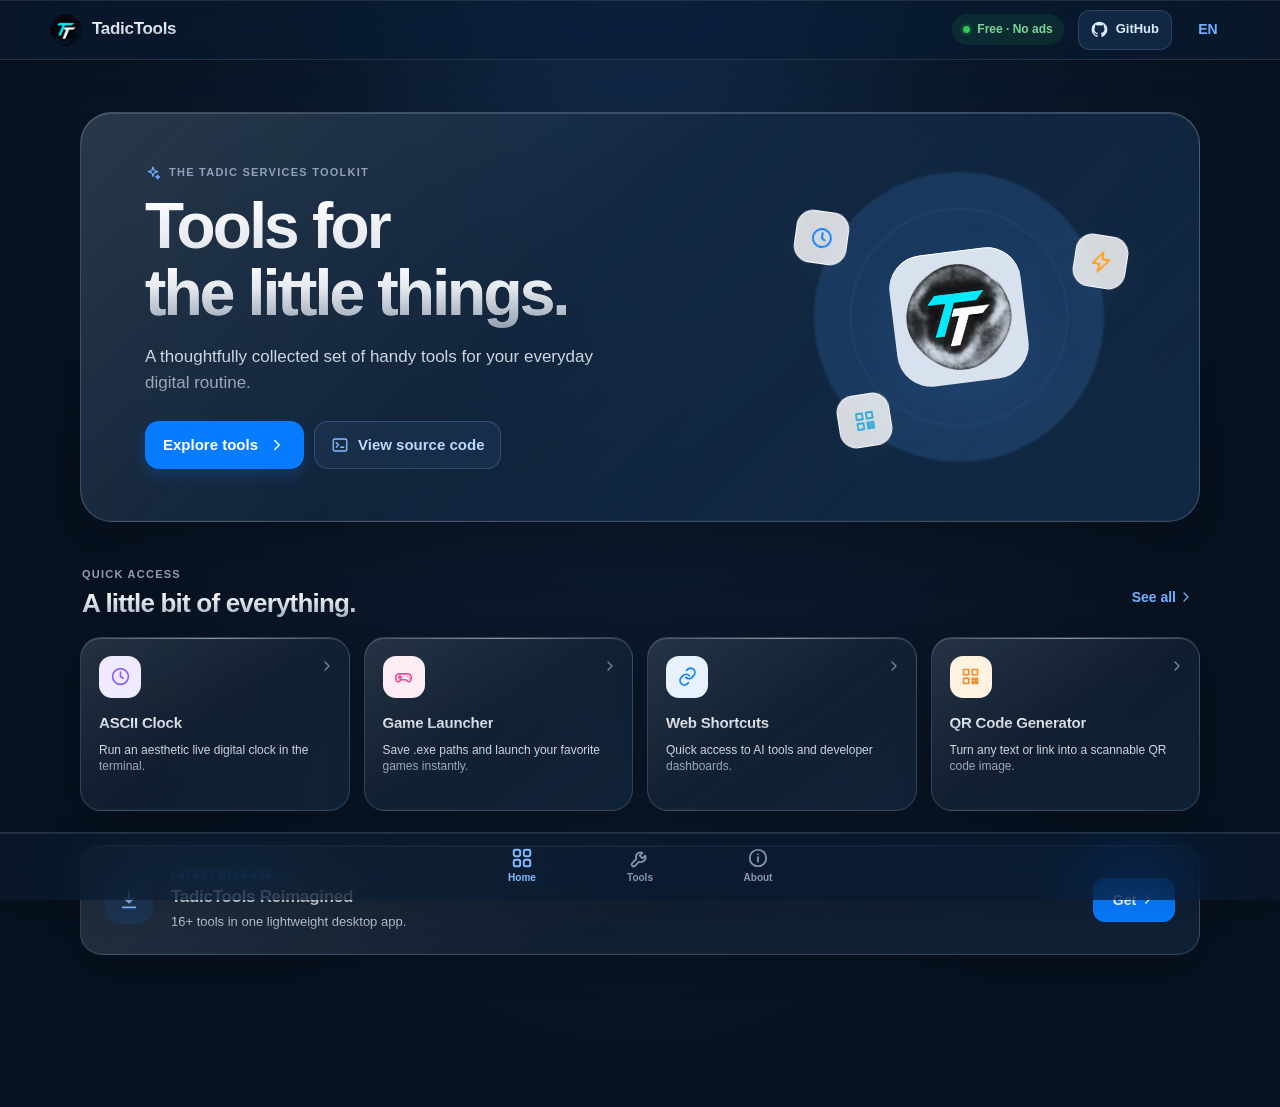
<file: website_files/index.html>
<!DOCTYPE html>
<html lang="en">
<head>
  <meta charset="UTF-8">
  <meta name="viewport" content="width=device-width, initial-scale=1, viewport-fit=cover">
  <meta name="theme-color" content="#08111f">
  <meta name="description" content="TadicTools — simple tools, no ads, no nonsense.">
  <title>TadicTools — Tadic Services</title>
  <link rel="stylesheet" href="theme.css">
</head>
<body>
  <svg aria-hidden="true" class="icon-library" xmlns="http://www.w3.org/2000/svg">
    <symbol id="i-grid" viewBox="0 0 24 24"><rect x="3" y="3" width="7" height="7" rx="2"/><rect x="14" y="3" width="7" height="7" rx="2"/><rect x="3" y="14" width="7" height="7" rx="2"/><rect x="14" y="14" width="7" height="7" rx="2"/></symbol>
    <symbol id="i-wrench" viewBox="0 0 24 24"><path d="M14.7 6.3a5 5 0 0 0-6.6 6.6L3.5 17.5a2.1 2.1 0 0 0 3 3l4.6-4.6a5 5 0 0 0 6.6-6.6l-3 3-3-3 3-3Z"/></symbol>
    <symbol id="i-info" viewBox="0 0 24 24"><circle cx="12" cy="12" r="9"/><path d="M12 11v5m0-8h.01"/></symbol>
    <symbol id="i-clock" viewBox="0 0 24 24"><circle cx="12" cy="12" r="9"/><path d="M12 7v5l3 2"/></symbol>
    <symbol id="i-game" viewBox="0 0 24 24"><path d="M7 9h10a4 4 0 0 1 3.8 5.2l-.7 2.3a2 2 0 0 1-3.2 1l-2.1-1.7h-5.6l-2.1 1.7a2 2 0 0 1-3.2-1l-.7-2.3A4 4 0 0 1 7 9Z"/><path d="M8 11v4m-2-2h4m7-1h.01m2 2h.01"/></symbol>
    <symbol id="i-link" viewBox="0 0 24 24"><path d="M10 13a5 5 0 0 0 7.1 0l2-2A5 5 0 0 0 12 3.9l-1.1 1.1"/><path d="M14 11a5 5 0 0 0-7.1 0l-2 2A5 5 0 0 0 12 20.1l1.1-1.1"/></symbol>
    <symbol id="i-qr" viewBox="0 0 24 24"><path d="M4 4h6v6H4zM14 4h6v6h-6zM4 14h6v6H4zM14 14h2v2h-2zm4 0h2v6h-2zm-4 4h2v2h-2z"/></symbol>
    <symbol id="i-lock" viewBox="0 0 24 24"><rect x="4" y="10" width="16" height="11" rx="2"/><path d="M8 10V7a4 4 0 1 1 8 0v3m-4 5v2"/></symbol>
    <symbol id="i-bolt" viewBox="0 0 24 24"><path d="m13 2-9 12h7l-1 8 10-13h-7z"/></symbol>
    <symbol id="i-clean" viewBox="0 0 24 24"><path d="M4 7h16m-14 0 1 13h10l1-13M9 7V4h6v3m-4 4v5m3-5v5"/></symbol>
    <symbol id="i-file" viewBox="0 0 24 24"><path d="M13 3H6a2 2 0 0 0-2 2v14a2 2 0 0 0 2 2h12a2 2 0 0 0 2-2V10z"/><path d="M13 3v7h7m-11 4h6m-6 4h6"/></symbol>
    <symbol id="i-shield" viewBox="0 0 24 24"><path d="M12 22s8-4 8-11V5l-8-3-8 3v6c0 7 8 11 8 11Z"/><path d="m9 12 2 2 4-4"/></symbol>
    <symbol id="i-copy" viewBox="0 0 24 24"><rect x="8" y="8" width="12" height="12" rx="2"/><path d="M16 8V6a2 2 0 0 0-2-2H6a2 2 0 0 0-2 2v8a2 2 0 0 0 2 2h2"/></symbol>
    <symbol id="i-text" viewBox="0 0 24 24"><path d="M4 6h16M4 12h16M4 18h10"/></symbol>
    <symbol id="i-chart" viewBox="0 0 24 24"><path d="M4 19V5m0 14h16M8 15l3-4 3 2 5-7"/></symbol>
    <symbol id="i-terminal" viewBox="0 0 24 24"><rect x="3" y="4" width="18" height="16" rx="2"/><path d="m7 9 3 3-3 3m6 0h4"/></symbol>
    <symbol id="i-list" viewBox="0 0 24 24"><path d="M9 6h11M9 12h11M9 18h11M4 6h.01M4 12h.01M4 18h.01"/></symbol>
    <symbol id="i-chevron" viewBox="0 0 24 24"><path d="m9 18 6-6-6-6"/></symbol>
    <symbol id="i-download" viewBox="0 0 24 24"><path d="M12 3v12m-5-5 5 5 5-5M5 20h14"/></symbol>
    <symbol id="i-spark" viewBox="0 0 24 24"><path d="m12 3 1.8 5.2L19 10l-5.2 1.8L12 17l-1.8-5.2L5 10l5.2-1.8L12 3Zm7 12 .9 2.1L22 18l-2.1.9L19 21l-.9-2.1L16 18l2.1-.9L19 15Z"/></symbol>
  </svg>
  <header class="topbar">
    <a class="brand" href="index.html" aria-label="TadicTools Home"><img src="tadiclogo.png" alt=""><span>TadicTools</span></a>
    <div class="top-actions"><span class="status-pill"><i></i> <span data-tr="Ücretsiz ve reklamsız" data-en="Free · No ads">Ücretsiz ve reklamsız</span></span><a class="github-button" href="https://github.com/ishowdih/Tadic-Tools" target="_blank" rel="noreferrer" aria-label="Open Tadic-Tools on GitHub"><svg viewBox="0 0 24 24" aria-hidden="true"><path d="M12 .9a11.1 11.1 0 0 0-3.51 21.63c.56.1.76-.24.76-.54v-2.1c-3.1.67-3.76-1.32-3.76-1.32-.5-1.29-1.24-1.63-1.24-1.63-1.01-.69.08-.68.08-.68 1.12.08 1.72 1.15 1.72 1.15.99 1.7 2.59 1.21 3.22.93.1-.72.39-1.21.7-1.49-2.48-.28-5.09-1.24-5.09-5.52 0-1.22.44-2.21 1.15-2.99-.11-.28-.5-1.42.11-2.95 0 0 .94-.3 3.05 1.14a10.6 10.6 0 0 1 5.55 0c2.11-1.44 3.05-1.14 3.05-1.14.61 1.53.22 2.67.11 2.95.72.78 1.15 1.77 1.15 2.99 0 4.29-2.62 5.23-5.12 5.51.4.35.75 1.03.75 2.08v3.08c0 .3.2.65.77.54A11.1 11.1 0 0 0 12 .9Z"/></svg><span>GitHub</span></a><button class="language-button" id="languageButton" type="button" aria-label="Change language">EN</button></div>
  </header>
  <main class="app-main" id="mainContent">
    <section class="tab-panel active" id="panel-home" role="tabpanel" aria-labelledby="tab-home" tabindex="0">
      <div class="hero">
        <div class="hero-copy"><p class="eyebrow"><svg class="icon"><use href="#i-spark"/></svg><span data-tr="TADIC SERVICES'IN ARAÇ SETİ" data-en="THE TADIC SERVICES TOOLKIT">TADIC SERVICES'IN ARAÇ SETİ</span></p><h1><span data-tr="İşlerin için" data-en="Tools for">İşlerin için</span><br><span class="gradient-text" data-tr="küçük bir yardımcı." data-en="the little things.">küçük bir yardımcı.</span></h1><p class="hero-description" data-tr="Günlük dijital işlerini kolaylaştıran, tek yerde toplanmış kullanışlı araçlar." data-en="A thoughtfully collected set of handy tools for your everyday digital routine.">Günlük dijital işlerini kolaylaştıran, tek yerde toplanmış kullanışlı araçlar.</p><div class="hero-actions"><button class="primary-button" data-go="tools" type="button"><span data-tr="Araçları keşfet" data-en="Explore tools">Explore tools</span><svg class="icon"><use href="#i-chevron"/></svg></button><a class="secondary-button" href="code.html"><svg class="icon"><use href="#i-terminal"/></svg><span data-tr="Kaynak kodu gör" data-en="View source code">View source code</span></a></div></div>
        <div class="hero-art" aria-hidden="true"><div class="orb orb-one"></div><div class="orb orb-two"></div><div class="app-icon"><img src="tadiclogo.png" alt=""></div><div class="floating-icon clock-float"><svg class="icon"><use href="#i-clock"/></svg></div><div class="floating-icon bolt-float"><svg class="icon"><use href="#i-bolt"/></svg></div><div class="floating-icon qr-float"><svg class="icon"><use href="#i-qr"/></svg></div></div>
      </div>
      <div class="section-heading"><div><p class="eyebrow" data-tr="HIZLI ERİŞİM" data-en="QUICK ACCESS">HIZLI ERİŞİM</p><h2 data-tr="İhtiyacın olan her şey." data-en="A little bit of everything.">İhtiyacın olan her şey.</h2></div><button class="text-button" data-go="tools" type="button"><span data-tr="Tümünü gör" data-en="See all">Tümünü gör</span><svg class="icon"><use href="#i-chevron"/></svg></button></div>
      <div class="quick-grid" id="quickGrid"></div>
      <section class="release-card"><div class="release-icon"><svg class="icon"><use href="#i-download"/></svg></div><div class="release-copy"><span class="release-tag" data-tr="SON SÜRÜM" data-en="LATEST RELEASE">SON SÜRÜM</span><h3>TadicTools Reimagined</h3><p data-tr="16+ araç, tek bir hafif masaüstü uygulamasında." data-en="16+ tools in one lightweight desktop app.">16+ araç, tek bir hafif masaüstü uygulamasında.</p></div><button type="button" class="release-button" data-download><span data-tr="İndir" data-en="Get">İndir</span><svg class="icon"><use href="#i-chevron"/></svg></button></section>
    </section>
    <section class="tab-panel" id="panel-tools" role="tabpanel" aria-labelledby="tab-tools" tabindex="0" hidden>
      <div class="page-heading"><p class="eyebrow" data-tr="ARAÇ KİTAPLIĞI" data-en="TOOL LIBRARY">ARAÇ KİTAPLIĞI</p><h1 data-tr="Araçlar" data-en="Tools">Araçlar</h1><p data-tr="Günlük işlerini kolaylaştıran 16 kullanışlı araç." data-en="16 useful utilities to make everyday tasks easier.">Günlük işlerini kolaylaştıran 16 kullanışlı araç.</p></div>
      <label class="search-field"><svg class="icon"><use href="#i-grid"/></svg><input id="toolSearch" type="search" placeholder="Araçlarda ara" aria-label="Search tools"><kbd>⌘ K</kbd></label>
      <div class="group-label"><span data-tr="TÜM ARAÇLAR" data-en="ALL TOOLS">TÜM ARAÇLAR</span><span id="toolCount">16 araç</span></div><div class="tool-list" id="toolList" role="list"></div>
    </section>
    <section class="tab-panel" id="panel-about" role="tabpanel" aria-labelledby="tab-about" tabindex="0" hidden>
      <div class="page-heading"><p class="eyebrow" data-tr="HAKKINDA" data-en="ABOUT">HAKKINDA</p><h1 data-tr="Az ama öz." data-en="Simple by design.">Az ama öz.</h1><p data-tr="Dijital rutinleri daha kolay hale getirmek için tasarlandı." data-en="Made to make everyday digital routines a little easier.">Dijital rutinleri daha kolay hale getirmek için tasarlandı.</p></div>
      <article class="about-card"><div class="about-mark"><img src="tadiclogo.png" alt="Tadic Services"></div><h2>TadicTools</h2><p data-tr="TadicTools, günlük bilgisayar kullanımında ihtiyaç duyulan araçları tek bir çatı altında toplar. QR kod ve şifre üreticilerinden sistem bilgisine, yapılacaklar listesinden dosya şifrelemeye kadar pek çok pratik araç sunar. TadicTools Reimagined; Eymorty tarafından geliştirilen, Türk yapımı, reklamsız ve ücretsiz bir Windows araç setidir." data-en="TadicTools brings everyday computer utilities together in one place. From QR and password generators to system information, to-do lists, and file encryption, it offers a practical toolkit for daily use. TadicTools Reimagined is a free, ad-free Windows utility suite created by Eymorty.">TadicTools, günlük bilgisayar kullanımında ihtiyaç duyulan araçları tek bir çatı altında toplar. QR kod ve şifre üreticilerinden sistem bilgisine, yapılacaklar listesinden dosya şifrelemeye kadar pek çok pratik araç sunar. TadicTools Reimagined; Eymorty tarafından geliştirilen, Türk yapımı, reklamsız ve ücretsiz bir Windows araç setidir.</p><p class="about-quote" data-tr="“Basit araçlar. Reklam yok. Gereksiz şey yok.”" data-en="“Simple tools. No ads. No nonsense.”">“Basit araçlar. Reklam yok. Gereksiz şey yok.”</p><div class="about-links"><a href="https://eymorty.itch.io" target="_blank" rel="noreferrer">Itch.io <svg class="icon"><use href="#i-chevron"/></svg></a><a href="https://github.com/ishowdih/Tadic-Tools" target="_blank" rel="noreferrer">GitHub <svg class="icon"><use href="#i-chevron"/></svg></a><a href="code.html">Source code <svg class="icon"><use href="#i-chevron"/></svg></a><a href="TadicTools-Reimagined.zip" download>Download .zip <svg class="icon"><use href="#i-download"/></svg></a><a href="https://github.com/ishowdih/Tadic-Tools/releases/download/reimagined/TadicToolsre.exe">Windows setup <svg class="icon"><use href="#i-download"/></svg></a></div></article>
    </section>
  </main>
  <nav class="tabbar" role="tablist" aria-label="Main navigation"><button class="tab-item active" id="tab-home" role="tab" aria-selected="true" aria-controls="panel-home" data-tab="home"><svg class="icon"><use href="#i-grid"/></svg><span data-tr="Ana Sayfa" data-en="Home">Ana Sayfa</span></button><button class="tab-item" id="tab-tools" role="tab" aria-selected="false" aria-controls="panel-tools" data-tab="tools"><svg class="icon"><use href="#i-wrench"/></svg><span data-tr="Araçlar" data-en="Tools">Araçlar</span></button><button class="tab-item" id="tab-about" role="tab" aria-selected="false" aria-controls="panel-about" data-tab="about"><svg class="icon"><use href="#i-info"/></svg><span data-tr="Hakkında" data-en="About">Hakkında</span></button></nav>
  <div class="sheet-backdrop" id="sheetBackdrop" hidden></div><section class="detail-sheet" id="detailSheet" role="dialog" aria-modal="true" aria-labelledby="sheetTitle" hidden><div class="sheet-grabber"></div><button class="sheet-close" id="sheetClose" type="button" aria-label="Close"><span>×</span></button><div class="sheet-icon" id="sheetIcon"></div><p class="eyebrow" data-tr="TADICTOOLS ARACI" data-en="TADICTOOLS UTILITY">TADICTOOLS ARACI</p><h2 id="sheetTitle"></h2><p class="sheet-description" id="sheetDescription"></p><div class="sheet-note" id="sheetNote"><svg class="icon"><use href="#i-spark"/></svg><span data-tr="Bu araç TadicTools Reimagined uygulamasında kullanılabilir." data-en="This utility is available in the TadicTools Reimagined app.">Bu araç TadicTools Reimagined uygulamasında kullanılabilir.</span></div><div class="platform-choices" id="platformChoices">
    <button class="download-option platform-choice" type="button" data-platform="windows"><span class="download-option-icon"><svg class="icon"><use href="#i-terminal"/></svg></span><span><strong data-tr="Windows sürümü" data-en="Windows version">Windows version</strong><small data-tr="Windows için indir" data-en="Downloads for Windows">Downloads for Windows</small></span><svg class="icon option-arrow"><use href="#i-chevron"/></svg></button>
    <button class="download-option platform-choice" type="button" data-platform="linux"><span class="download-option-icon"><svg class="icon"><use href="#i-terminal"/></svg></span><span><strong data-tr="Linux sürümü" data-en="Linux version">Linux version</strong><small data-tr="Linux için indir" data-en="Downloads for Linux">Downloads for Linux</small></span><svg class="icon option-arrow"><use href="#i-chevron"/></svg></button>
  </div>
  <div class="download-files" id="downloadFiles" hidden><button class="download-back" id="downloadBack" type="button"><svg class="icon"><use href="#i-chevron"/></svg><span data-tr="İşletim sistemini değiştir" data-en="Choose another system">Choose another system</span></button>
    <div class="download-options" id="windowsDownloads" hidden>
      <a class="download-option" href="TadicTools-Reimagined.zip" download><span class="download-option-icon"><svg class="icon"><use href="#i-file"/></svg></span><span><strong>Download ZIP</strong><small>Portable archive</small></span><svg class="icon option-arrow"><use href="#i-download"/></svg></a>
      <a class="download-option" href="https://github.com/ishowdih/Tadic-Tools/releases/download/reimagined/TadicToolsre.exe"><span class="download-option-icon"><svg class="icon"><use href="#i-terminal"/></svg></span><span><strong>Download Windows setup</strong><small>Installer for Windows</small></span><svg class="icon option-arrow"><use href="#i-download"/></svg></a>
    </div>
    <div class="download-options" id="linuxDownloads" hidden>
      <a class="download-option" href="TadicTools-Reimagined.zip" download><span class="download-option-icon"><svg class="icon"><use href="#i-file"/></svg></span><span><strong>Download ZIP</strong><small>Linux package archive</small></span><svg class="icon option-arrow"><use href="#i-download"/></svg></a>
      <a class="download-option" href="https://github.com/ishowdih/Tadic-Tools/blob/main/reimagined_and_linux/BUILD_APPIMAGE.md" target="_blank" rel="noreferrer"><span class="download-option-icon"><svg class="icon"><use href="#i-info"/></svg></span><span><strong>Build the AppImage</strong><small>Open step-by-step instructions</small></span><svg class="icon option-arrow"><use href="#i-chevron"/></svg></a>
    </div>
  </div>
  <button class="primary-button sheet-download" id="sheetDownloadButton" data-download type="button"><svg class="icon"><use href="#i-download"/></svg><span data-tr="Uygulamayı indir" data-en="Get the app">Uygulamayı indir</span></button></section>
  <div class="toast" id="toast" role="status" aria-live="polite"></div>
  <script>
    const tools = [
      {icon:'clock',tr:'ASCII Saat',en:'ASCII Clock',dt:'Estetik ve canlı bir dijital saat çalıştırın.',de:'Run an aesthetic live digital clock in the terminal.',color:'purple'},
      {icon:'game',tr:'Oyun Açıcı',en:'Game Launcher',dt:'Özel .exe yollarını kaydedin ve hızlıca başlatın.',de:'Save .exe paths and launch your favorite games instantly.',color:'pink'},
      {icon:'link',tr:'Web Kısayolları',en:'Web Shortcuts',dt:'Yapay zeka araçlarına ve profillerinize doğrudan erişin.',de:'Quick access to AI tools and developer dashboards.',color:'blue'},
      {icon:'qr',tr:'QR Kod Oluşturucu',en:'QR Code Generator',dt:'Girdiğiniz her türlü metni QR kod görseline dönüştürün.',de:'Turn any text or link into a scannable QR code image.',color:'orange'},
      {icon:'lock',tr:'Şifre Oluşturucu',en:'Password Generator',dt:'30 karaktere kadar güçlü ve güvenli şifreler üretin.',de:'Create strong, secure passwords up to 30 characters.',color:'green'},
      {icon:'bolt',tr:'Ping Durumu',en:'Ping Tester',dt:'Google ve Cloudflare sunucuları üzerinden gecikmenizi test edin.',de:'Test latency instantly using Google and Cloudflare servers.',color:'yellow'},
      {icon:'clean',tr:'Klasör Temizleyici',en:'Temp Cleaner',dt:'Gereksiz sistem önbelleğini otomatik olarak temizleyin.',de:'Automatically clear unnecessary system cache.',color:'teal'},
      {icon:'file',tr:'Dosya Şifreleyici',en:'File Encrypter',dt:'Hassas dosyaları güvenle kilitleyin veya geri çözün.',de:'Securely lock or decrypt sensitive files.',color:'blue'},
      {icon:'clock',tr:'Zamanlayıcı',en:'Timer',dt:'Terminal üzerinden dakika bazlı süreyi anlık takip edin.',de:'Start a live countdown directly in your console.',color:'purple'},
      {icon:'shield',tr:'Webhook Dedektörü',en:'Webhook Detector',dt:'Dosyaları tarayarak sızdırılmış Discord Webhook’larını bulun.',de:'Scan files for leaked Discord Webhooks.',color:'red'},
      {icon:'copy',tr:'UUID Oluşturucu',en:'UUID Generator',dt:'Projeleriniz için tamamen benzersiz UUID kodları üretin.',de:'Generate unique UUID identifiers for your projects.',color:'indigo'},
      {icon:'text',tr:'Metin Ters Çevirici',en:'Text Reverser',dt:'Herhangi bir metni sondan başa doğru tersine sıralayın.',de:'Instantly reverse any text string.',color:'orange'},
      {icon:'chart',tr:'Karakter Sayıcı',en:'Character Counter',dt:'Metinlerin veya belgelerin toplam karakter hacmini analiz edin.',de:'Analyze character counts in text or documents.',color:'pink'},
      {icon:'spark',tr:'Banner Oluşturucu',en:'Banner Generator',dt:'Düz metinleri devasa ASCII sanatına dönüştürün.',de:'Convert plain text into large ASCII art.',color:'purple'},
      {icon:'terminal',tr:'Sistem Bilgisi',en:'System Info',dt:'Fastfetch ile terminal üzerinden donanım bilgilerinizi listeleyin.',de:'List hardware specs via Fastfetch integration.',color:'teal'},
      {icon:'list',tr:'Yapılacaklar Listesi',en:'To-Do List',dt:'Terminal içinden kendi dijital notlarınızı kaydedin ve yönetin.',de:'Record and manage personal tasks in the terminal.',color:'green'}
    ];
    let language='en', activeTab='home', touchStartX=0, toastTimer;
    const icon=(name)=>`<svg class="icon"><use href="#i-${name}"/></svg>`;
    const title=(item)=>language==='tr'?item.tr:item.en, description=(item)=>language==='tr'?item.dt:item.de;
    const quickGrid=document.getElementById('quickGrid'), toolList=document.getElementById('toolList');
    document.querySelectorAll('[data-tr][data-en]').forEach(el=>el.textContent=el.dataset.en);
    document.getElementById('toolSearch').placeholder='Search tools';
    function renderTools(query=''){
      const filtered=tools.filter(t=>(t.tr+' '+t.en).toLowerCase().includes(query.toLowerCase()));
      toolList.innerHTML=filtered.map((t)=>`<button class="tool-row" role="listitem" data-tool="${t.tr}"><span class="tool-icon ${t.color}">${icon(t.icon)}</span><span class="tool-row-copy"><strong>${title(t)}</strong><small>${description(t)}</small></span><svg class="icon row-chevron"><use href="#i-chevron"/></svg></button>`).join('');
      document.getElementById('toolCount').textContent=language==='tr'?`${filtered.length} araç`:`${filtered.length} tools`;
      toolList.querySelectorAll('[data-tool]').forEach(button=>button.addEventListener('click',()=>showDetail(tools.find(t=>t.tr===button.dataset.tool))));
    }
    quickGrid.innerHTML=tools.slice(0,4).map(t=>`<button class="quick-card" data-tool="${t.tr}"><span class="tool-icon ${t.color}">${icon(t.icon)}</span><strong>${title(t)}</strong><small>${description(t)}</small><span class="quick-arrow">${icon('chevron')}</span></button>`).join('');
    quickGrid.querySelectorAll('[data-tool]').forEach(button=>button.addEventListener('click',()=>showDetail(tools.find(t=>t.tr===button.dataset.tool)))); renderTools();
    function haptic(){if(navigator.vibrate)navigator.vibrate(8)}
    function changeTab(tab,focus=false){if(!document.getElementById(`panel-${tab}`))return;activeTab=tab;document.querySelectorAll('.tab-item').forEach(b=>{const selected=b.dataset.tab===tab;b.classList.toggle('active',selected);b.setAttribute('aria-selected',selected)});document.querySelectorAll('.tab-panel').forEach(p=>{const selected=p.id===`panel-${tab}`;p.classList.toggle('active',selected);p.hidden=!selected});if(focus)document.getElementById(`panel-${tab}`).focus({preventScroll:true});window.scrollTo({top:0,behavior:'smooth'});haptic()}
    document.querySelectorAll('.tab-item').forEach(b=>b.addEventListener('click',()=>changeTab(b.dataset.tab)));
    document.querySelectorAll('[data-go]').forEach(b=>b.addEventListener('click',()=>changeTab(b.dataset.go)));
    document.getElementById('toolSearch').addEventListener('input',e=>renderTools(e.target.value));
    const sheet=document.getElementById('detailSheet'), backdrop=document.getElementById('sheetBackdrop');
    function showDetail(item){if(!item)return;document.querySelector('#detailSheet .eyebrow').textContent=language==='tr'?'TADICTOOLS ARACI':'TADICTOOLS UTILITY';document.getElementById('sheetIcon').hidden=false;document.getElementById('sheetNote').hidden=false;document.getElementById('platformChoices').hidden=true;document.getElementById('downloadFiles').hidden=true;document.getElementById('windowsDownloads').hidden=true;document.getElementById('linuxDownloads').hidden=true;document.getElementById('sheetDownloadButton').hidden=false;document.getElementById('sheetIcon').className=`sheet-icon tool-icon ${item.color}`;document.getElementById('sheetIcon').innerHTML=icon(item.icon);document.getElementById('sheetTitle').textContent=title(item);document.getElementById('sheetDescription').textContent=description(item);sheet.hidden=false;backdrop.hidden=false;requestAnimationFrame(()=>{sheet.classList.add('presented');backdrop.classList.add('visible')});document.body.classList.add('sheet-open');haptic();document.getElementById('sheetClose').focus()}
    function showDownloadOptions(){
      document.getElementById('sheetIcon').hidden=true;
      document.getElementById('sheetNote').hidden=true;
      document.getElementById('sheetDownloadButton').hidden=true;
      document.getElementById('platformChoices').hidden=false;
      document.getElementById('downloadFiles').hidden=true;
      document.getElementById('windowsDownloads').hidden=true;
      document.getElementById('linuxDownloads').hidden=true;
      document.querySelector('#detailSheet .eyebrow').textContent='TADICTOOLS REIMAGINED';
      document.getElementById('sheetTitle').textContent=language==='tr'?'Uygulamayı edin':'Get the app';
      document.getElementById('sheetDescription').textContent=language==='tr'?'Windows veya Linux sürümünü seçin.':'Choose a Windows or Linux version.';
      sheet.hidden=false;backdrop.hidden=false;
      requestAnimationFrame(()=>{sheet.classList.add('presented');backdrop.classList.add('visible')});
      document.body.classList.add('sheet-open');haptic();document.querySelector('[data-platform]').focus();
    }
    function selectPlatform(platform){
      document.getElementById('platformChoices').hidden=true;
      document.getElementById('downloadFiles').hidden=false;
      document.getElementById('windowsDownloads').hidden=platform!=='windows';
      document.getElementById('linuxDownloads').hidden=platform!=='linux';
      document.getElementById('sheetTitle').textContent=platform==='windows'?(language==='tr'?'Windows sürümü':'Windows version'):(language==='tr'?'Linux sürümü':'Linux version');
      document.getElementById('sheetDescription').textContent=language==='tr'?'İndirmek istediğiniz dosyayı seçin.':'Choose a file to download.';
      haptic();document.querySelector(`#${platform}Downloads .download-option`).focus();
    }
    function showPlatformChoices(){
      document.getElementById('platformChoices').hidden=false;
      document.getElementById('downloadFiles').hidden=true;
      document.getElementById('sheetTitle').textContent=language==='tr'?'Uygulamayı edin':'Get the app';
      document.getElementById('sheetDescription').textContent=language==='tr'?'Windows veya Linux sürümünü seçin.':'Choose a Windows or Linux version.';
      document.querySelector('[data-platform]').focus();
    }
    function closeSheet(){sheet.classList.remove('presented');backdrop.classList.remove('visible');document.body.classList.remove('sheet-open');setTimeout(()=>{sheet.hidden=true;backdrop.hidden=true},260)}
    document.getElementById('sheetClose').addEventListener('click',closeSheet);backdrop.addEventListener('click',closeSheet);document.addEventListener('keydown',e=>{if(e.key==='Escape'&&!sheet.hidden)closeSheet();if((e.metaKey||e.ctrlKey)&&e.key.toLowerCase()==='k'){e.preventDefault();changeTab('tools');document.getElementById('toolSearch').focus()}});
    document.querySelectorAll('[data-download]').forEach(b=>b.addEventListener('click',showDownloadOptions));
    document.querySelectorAll('[data-platform]').forEach(button=>button.addEventListener('click',()=>selectPlatform(button.dataset.platform)));
    document.getElementById('downloadBack').addEventListener('click',showPlatformChoices);
    function showToast(message){const toast=document.getElementById('toast');toast.textContent=message;toast.classList.add('show');clearTimeout(toastTimer);toastTimer=setTimeout(()=>toast.classList.remove('show'),2200)}
    document.getElementById('languageButton').addEventListener('click',()=>{language=language==='tr'?'en':'tr';document.documentElement.lang=language;document.getElementById('languageButton').textContent=language.toUpperCase();document.querySelectorAll('[data-tr][data-en]').forEach(el=>el.textContent=el.dataset[language]);document.getElementById('toolSearch').placeholder=language==='tr'?'Araçlarda ara':'Search tools';renderTools(document.getElementById('toolSearch').value);quickGrid.innerHTML=tools.slice(0,4).map(t=>`<button class="quick-card" data-tool="${t.tr}"><span class="tool-icon ${t.color}">${icon(t.icon)}</span><strong>${title(t)}</strong><small>${description(t)}</small><span class="quick-arrow">${icon('chevron')}</span></button>`).join('');quickGrid.querySelectorAll('[data-tool]').forEach(button=>button.addEventListener('click',()=>showDetail(tools.find(t=>t.tr===button.dataset.tool))));haptic()});
    document.addEventListener('touchstart',e=>{touchStartX=e.changedTouches[0].screenX},{passive:true});document.addEventListener('touchend',e=>{const dx=e.changedTouches[0].screenX-touchStartX;if(Math.abs(dx)<90||!sheet.hidden)return;const tabs=['home','tools','about'],i=tabs.indexOf(activeTab);if(dx<0&&i<tabs.length-1)changeTab(tabs[i+1]);if(dx>0&&i>0)changeTab(tabs[i-1])},{passive:true});
  </script>
  <script>
    let sheetTouchY=0;
    document.getElementById("detailSheet").addEventListener("touchstart",event=>{sheetTouchY=event.changedTouches[0].screenY},{passive:true});
    document.getElementById("detailSheet").addEventListener("touchend",event=>{if(event.changedTouches[0].screenY-sheetTouchY>110)document.getElementById("sheetClose").click()},{passive:true});
    document.addEventListener("keydown",event=>{if(event.key!=="Tab"||document.getElementById("detailSheet").hidden)return;const items=[...document.getElementById("detailSheet").querySelectorAll("button,a[href]")].filter(item=>!item.disabled);const first=items[0],last=items[items.length-1];if(event.shiftKey&&document.activeElement===first){event.preventDefault();last.focus()}else if(!event.shiftKey&&document.activeElement===last){event.preventDefault();first.focus()}});
  </script>
</body>
</html>
</file>
<file: website_files/theme.css>
:root {
    /* Base background slightly off-black to allow shadows to show better */
    --bg-main: #050505; 
    
    /* Translucent colors for the glass effect */
    --glass-bg: rgba(20, 20, 20, 0.6);
    --glass-border: rgba(255, 255, 255, 0.15);
    
    --text-main: #ffffff;
    --text-muted: #b3b3b3;
    --accent: #ffffff;
    --accent-inverse: #000000;
    
    --shadow-soft: 0 8px 32px rgba(0, 0, 0, 0.5);
    --shadow-glow: 0 0 20px rgba(255, 255, 255, 0.2);
    
    /* Smooth iOS UI Theme Variables */
    --ios-btn-bg: rgba(142, 142, 147, 0.18);
    --ios-btn-hover: rgba(142, 142, 147, 0.32);
    --ios-btn-active: rgba(142, 142, 147, 0.45);
    --ios-border: rgba(255, 255, 255, 0.12);
    --ios-font-family: -apple-system, BlinkMacSystemFont, "SF Pro Text", "SF Pro Display", system-ui, sans-serif;
    
    --font-family: var(--ios-font-family), Oxygen, Ubuntu, Cantarell, sans-serif;
}

* {
    box-sizing: border-box;
    margin: 0;
    padding: 0;
    /* Ultra-smooth transition for hover effects */
    transition: all 0.25s cubic-bezier(0.25, 1, 0.5, 1);
}

html {
    scroll-behavior: smooth;
}

body {
    font-family: var(--font-family);
    background: var(--bg-main);
    color: var(--text-main);
    min-height: 100vh;
    display: flex;
    flex-direction: column;
    overflow-x: hidden;
    padding-top: 90px;
}

/* Translucent Navigation Bar */
.navbar {
    position: fixed;
    top: 0;
    left: 0;
    right: 0;
    height: 80px;
    background: rgba(5, 5, 5, 0.75);
    backdrop-filter: blur(12px);
    -webkit-backdrop-filter: blur(12px);
    border-bottom: 1px solid var(--glass-border);
    box-shadow: 0 4px 30px rgba(0, 0, 0, 0.5);
    display: flex;
    justify-content: space-between;
    align-items: center;
    padding: 0 40px;
    z-index: 100;
}

/* Logo Integration */
.logo {
    display: flex;
    align-items: center;
    gap: 12px;
    font-size: 1.25rem;
    font-weight: 800;
    letter-spacing: -0.02em;
    color: var(--text-main);
}

.logo-img {
    height: 45px;
    width: 45px;
    border-radius: 50%;
    object-fit: cover;
    box-shadow: var(--shadow-glow);
}

.nav-links {
    display: flex;
    align-items: center;
    gap: 16px;
    list-style: none;
}

.nav-links a:not(.itch-link, .github-link) {
    color: var(--text-muted);
    text-decoration: none;
    font-size: 0.95rem;
    font-weight: 600;
}

.nav-links a:not(.itch-link, .github-link):hover {
    color: var(--text-main);
    text-shadow: 0 0 10px rgba(255, 255, 255, 0.5);
}

/* iOS-Style Gray Pill Buttons for Itch.io & GitHub */
.nav-links .itch-link,
.nav-links .github-link {
    display: inline-flex;
    align-items: center;
    gap: 8px;
    color: var(--text-main);
    background: var(--ios-btn-bg);
    padding: 8px 18px;
    border-radius: 30px;
    font-weight: 600;
    font-size: 0.9rem;
    text-decoration: none;
    border: 1px solid var(--ios-border);
    backdrop-filter: blur(20px);
    -webkit-backdrop-filter: blur(20px);
    box-shadow: 0 2px 8px rgba(0, 0, 0, 0.2);
}

.nav-links .itch-link:hover,
.nav-links .github-link:hover { 
    background: var(--ios-btn-hover); 
    color: var(--text-main);
    transform: scale(1.02); 
    box-shadow: 0 4px 14px rgba(0, 0, 0, 0.3);
}

.nav-links .itch-link:active,
.nav-links .github-link:active {
    background: var(--ios-btn-active);
    transform: scale(0.97);
}

.lang-select {
    background: rgba(255, 255, 255, 0.1);
    backdrop-filter: blur(5px);
    border: 1px solid var(--glass-border);
    color: var(--text-main);
    padding: 6px 16px;
    border-radius: 50px;
    font-size: 13px;
    font-weight: 700;
    cursor: pointer;
    outline: none;
}
.lang-select:hover {
    background: rgba(255, 255, 255, 0.2);
}

/* Hub Buttons */
.hub-container {
    display: flex;
    justify-content: center;
    gap: 15px;
    margin: 25px auto 40px auto;
    max-width: 500px;
}

.hub-btn {
    flex: 1;
    padding: 10px 18px;
    border-radius: 50px;
    font-size: 0.95rem;
    font-weight: 800;
    cursor: pointer;
    border: 1px solid var(--glass-border);
    background: var(--glass-bg);
    backdrop-filter: blur(10px);
    color: var(--text-muted);
    box-shadow: var(--shadow-soft);
}

.hub-btn:hover {
    color: var(--text-main);
    border-color: rgba(255,255,255,0.5);
    transform: translateY(-3px);
    box-shadow: 0 10px 25px rgba(0, 0, 0, 0.6);
}

.hub-btn.active {
    background: var(--accent);
    border-color: var(--accent);
    color: var(--accent-inverse);
    box-shadow: var(--shadow-glow);
}

/* Views */
.view-section {
    display: none;
    animation: fadeIn 0.6s cubic-bezier(0.25, 0.8, 0.25, 1) forwards;
}

.view-section.active {
    display: block;
}

.container {
    max-width: 1100px;
    width: 100%;
    margin: 0 auto;
    padding: 20px 20px 40px 20px;
    text-align: center;
}

h1 {
    font-size: 3.5rem;
    font-weight: 900;
    margin-bottom: 10px;
    color: var(--text-main);
    text-shadow: 0 4px 20px rgba(255, 255, 255, 0.1);
}

.subtitle {
    font-size: 1.15rem;
    color: var(--text-muted);
    margin-bottom: 40px;
    font-weight: 600;
}

/* Translucent Cards */
.grid {
    display: grid;
    grid-template-columns: repeat(auto-fit, minmax(340px, 1fr));
    gap: 32px;
    width: 100%;
    margin-bottom: 70px;
}

.single-grid {
    display: flex;
    justify-content: center;
    width: 100%;
    margin-bottom: 70px;
}

.single-grid .card {
    max-width: 500px;
    width: 100%;
}

.card {
    background: var(--glass-bg);
    backdrop-filter: blur(15px);
    -webkit-backdrop-filter: blur(15px);
    border: 1px solid var(--glass-border);
    border-radius: 40px;
    padding: 45px 35px;
    text-decoration: none;
    color: inherit;
    display: flex;
    flex-direction: column;
    justify-content: space-between;
    align-items: center;
    position: relative;
    box-shadow: var(--shadow-soft);
}

.card:hover { 
    transform: translateY(-6px); 
    background: rgba(255, 255, 255, 0.05);
    border-color: rgba(255, 255, 255, 0.4);
    box-shadow: 0 15px 40px rgba(0, 0, 0, 0.8), var(--shadow-glow);
}

.card-content h2 { 
    font-size: 1.8rem; 
    font-weight: 800; 
    margin-bottom: 16px; 
}

.card-content p { 
    color: var(--text-muted); 
    font-size: 1rem; 
    line-height: 1.6; 
    margin-bottom: 40px; 
    min-height: 50px; 
    font-weight: 600; 
}

.card:hover .card-content p {
    color: #e0e0e0;
}

/* iOS-Style Gray Download Buttons */
.download-btn {
    width: 100%; 
    padding: 16px 20px; 
    border-radius: 16px; /* Smooth iOS rounded corner */
    font-size: 1rem; 
    font-weight: 600; 
    border: 1px solid var(--ios-border);
    background: var(--ios-btn-bg); 
    color: var(--text-main); 
    cursor: pointer; 
    display: flex; 
    justify-content: center; 
    align-items: center; 
    gap: 10px;
    backdrop-filter: blur(25px);
    -webkit-backdrop-filter: blur(25px);
    box-shadow: 0 4px 15px rgba(0, 0, 0, 0.25);
}

.card:hover .download-btn,
.download-btn:hover {
    background: var(--ios-btn-hover);
    color: var(--text-main);
    border-color: rgba(255, 255, 255, 0.3);
    transform: scale(1.01);
    box-shadow: 0 6px 20px rgba(0, 0, 0, 0.35);
}

.download-btn:active {
    background: var(--ios-btn-active);
    transform: scale(0.98);
}

/* Features Section */
.features-section { padding: 20px 0 60px 0; }
.features-section h2 { font-size: 2.25rem; font-weight: 900; margin-bottom: 40px; color: var(--text-main); }
.features-grid { display: grid; grid-template-columns: repeat(auto-fit, minmax(280px, 1fr)); gap: 24px; text-align: left; }

.feature-card {
    background: rgba(15, 15, 15, 0.4); 
    backdrop-filter: blur(8px);
    border: 1px solid var(--glass-border);
    border-radius: 35px; 
    padding: 30px; 
    display: flex; 
    flex-direction: column; 
    gap: 14px;
    box-shadow: var(--shadow-soft);
}

.feature-card:hover { 
    border-color: rgba(255, 255, 255, 0.3); 
    transform: translateY(-5px) scale(1.02); 
    background: rgba(30, 30, 30, 0.6);
    box-shadow: 0 10px 30px rgba(0, 0, 0, 0.7);
}

.feature-card:hover h3 {
    text-shadow: 0 0 8px rgba(255, 255, 255, 0.3);
}

.feature-icon {
    font-size: 1.8rem; 
    width: 50px; 
    height: 50px; 
    background: var(--accent);
    border-radius: 50px; 
    display: flex; 
    align-items: center; 
    justify-content: center; 
    color: var(--accent-inverse);
    box-shadow: 0 4px 10px rgba(255,255,255, 0.2);
}

.feature-card h3 { font-size: 1.3rem; font-weight: 800; color: var(--text-main); }
.feature-card p { font-size: 0.95rem; color: var(--text-muted); line-height: 1.5; font-weight: 600;}

/* About Section */
.about-section {
    max-width: 1000px; 
    margin: 20px auto; 
    background: var(--glass-bg);
    backdrop-filter: blur(15px);
    border: 1px solid var(--glass-border); 
    border-radius: 50px; 
    padding: 50px 40px; 
    text-align: left;
    box-shadow: var(--shadow-soft);
}
.about-section h2 { font-size: 2rem; font-weight: 900; margin-bottom: 20px; color: var(--text-main); }
.about-section p { color: var(--text-muted); font-size: 1.05rem; line-height: 1.75; font-weight: 600;}

/* Footer */
.footer {
    margin-top: auto; 
    background: rgba(0, 0, 0, 0.8);
    backdrop-filter: blur(10px);
    border-top: 1px solid var(--glass-border);
    padding: 40px 20px; 
    text-align: center; 
    font-size: 1rem; 
    color: var(--text-main); 
    font-weight: 700;
}

@keyframes fadeIn { 
    from { opacity: 0; transform: translateY(15px); } 
    to { opacity: 1; transform: translateY(0); } 
}

@media (max-width: 1024px) {
    .navbar { padding: 0 20px; }
    .nav-links { gap: 10px; }
    .nav-links a:not(.itch-link):not(.github-link) { display: none; }
    h1 { font-size: 2.5rem; }
    .grid { grid-template-columns: 1fr; }
    .hub-container { padding: 0 20px; }
}
/* Native-inspired design system */
:root {
  color-scheme: light;
  --bg-main: #f2f2f7;
  --glass-bg: rgba(255,255,255,.78);
  --glass-border: rgba(60,60,67,.12);
  --text-main: #1c1c1e;
  --text-muted: #6e6e73;
  --accent: #087cff;
  --accent-inverse: #fff;
  --ios-btn-bg: rgba(0,122,255,.1);
  --ios-btn-hover: rgba(0,122,255,.16);
  --ios-btn-active: rgba(0,122,255,.22);
  --ios-border: rgba(60,60,67,.12);
  --ios-font-family: -apple-system, BlinkMacSystemFont, "SF Pro Display", "SF Pro Text", "Helvetica Neue", sans-serif;
  --font-family: var(--ios-font-family);
  --shadow-soft: 0 8px 30px rgba(32,48,72,.08);
  --shadow-glow: 0 5px 18px rgba(0,122,255,.18);
  --spring: cubic-bezier(.2,.8,.2,1);
  --safe-top: env(safe-area-inset-top, 0px);
  --safe-bottom: env(safe-area-inset-bottom, 0px);
}
* { box-sizing:border-box; }
html { scroll-behavior:smooth; -webkit-text-size-adjust:100%; }
body { margin:0; min-height:100vh; padding:0 0 calc(96px + var(--safe-bottom)); background:var(--bg-main); color:var(--text-main); font-family:var(--font-family); font-size:16px; line-height:1.45; -webkit-font-smoothing:antialiased; }
button,input,a { font:inherit; }
button { color:inherit; }
button:focus-visible,a:focus-visible,input:focus-visible { outline:3px solid rgba(0,122,255,.45); outline-offset:3px; }
.icon-library { position:absolute; width:0;height:0;overflow:hidden; }
.icon { width:20px;height:20px; display:block; fill:none; stroke:currentColor; stroke-width:1.8; stroke-linecap:round; stroke-linejoin:round; flex:none; }
.topbar { height:calc(60px + var(--safe-top)); padding:var(--safe-top) max(24px,calc((100vw - 1180px)/2)); position:sticky;top:0;z-index:30;display:flex;align-items:center;justify-content:space-between;background:rgba(249,249,251,.76);border-bottom:1px solid rgba(60,60,67,.1);backdrop-filter:blur(24px) saturate(180%);-webkit-backdrop-filter:blur(24px) saturate(180%); }
.brand { display:flex;align-items:center;gap:10px;text-decoration:none;color:#202124;font-weight:700;font-size:17px;letter-spacing:-.3px; }
.brand img { width:32px;height:32px;object-fit:cover;border-radius:10px; }
.top-actions { display:flex;align-items:center;gap:14px; }
.status-pill { display:flex;align-items:center;gap:7px;padding:7px 11px;border-radius:999px;background:rgba(52,199,89,.1);color:#248a43;font-size:12px;font-weight:600; }
.status-pill i { width:7px;height:7px;background:#34c759;border-radius:50%;box-shadow:0 0 0 3px rgba(52,199,89,.13); }
.language-button { min-width:44px;min-height:44px;border:0;background:transparent;color:var(--accent);font-size:14px;font-weight:650;border-radius:12px;cursor:pointer; }
.language-button:active,.tab-item:active,.primary-button:active { transform:scale(.96); }
.app-main { width:min(100% - 48px,1120px);margin:0 auto; }
.tab-panel { display:none;min-height:calc(100vh - 162px);padding:40px 0 56px;animation:panelIn .38s var(--spring) both; }
.tab-panel.active { display:block; }
.tab-panel[hidden] { display:none; }
.hero { position:relative;min-height:366px;display:flex;align-items:center;overflow:hidden;padding:52px 64px;border:1px solid rgba(255,255,255,.82);border-radius:32px;background:linear-gradient(115deg,#fff 10%,#f8faff 58%,#ecf4ff 100%);box-shadow:var(--shadow-soft); }
.hero-copy { position:relative;z-index:2;width:58%;max-width:570px; }
.eyebrow { display:flex;align-items:center;gap:8px;margin:0 0 12px;color:#86868b;font-size:11px;font-weight:700;letter-spacing:1.25px; }
.eyebrow .icon { width:16px;height:16px;color:var(--accent); }
h1,h2,h3,p { margin-top:0; }
.hero h1 { margin:0;color:#16171a;font-size:clamp(42px,5vw,64px);line-height:1.04;letter-spacing:-2.8px;font-weight:750; }
.gradient-text { color:#087cff;background:linear-gradient(100deg,#147dff,#5a9cff);-webkit-background-clip:text;background-clip:text;-webkit-text-fill-color:transparent; }
.hero-description { max-width:470px;margin:18px 0 24px;color:#696b71;font-size:17px;line-height:1.55; }
.primary-button { min-height:48px;padding:0 18px;display:inline-flex;align-items:center;justify-content:center;gap:10px;border:0;border-radius:14px;background:#087cff;color:#fff;font-size:15px;font-weight:650;cursor:pointer;box-shadow:0 6px 16px rgba(0,122,255,.22);transition:transform .24s var(--spring),background .2s ease,box-shadow .2s ease; }
.primary-button:hover { background:#006de5;box-shadow:0 8px 20px rgba(0,122,255,.28); }
.primary-button .icon { width:18px;height:18px; }
.hero-art { position:absolute;inset:0 0 0 57%;display:grid;place-items:center; }
.orb { position:absolute;border-radius:50%;filter:blur(1px); }
.orb-one { width:290px;height:290px;background:linear-gradient(140deg,rgba(74,156,255,.13),rgba(170,213,255,.32)); }
.orb-two { width:218px;height:218px;border:1px solid rgba(72,142,226,.15); }
.app-icon { position:relative;z-index:2;width:132px;height:132px;padding:13px;border-radius:34px;background:rgba(255,255,255,.86);box-shadow:0 22px 50px rgba(51,104,165,.2),inset 0 1px rgba(255,255,255,.95);transform:rotate(-7deg); }
.app-icon img { width:100%;height:100%;object-fit:cover;border-radius:25px; }
.floating-icon { position:absolute;z-index:3;width:53px;height:53px;display:grid;place-items:center;border:1px solid rgba(255,255,255,.9);border-radius:17px;background:rgba(255,255,255,.82);color:#087cff;box-shadow:0 12px 28px rgba(50,82,120,.14);backdrop-filter:blur(14px); }
.floating-icon .icon { width:24px;height:24px; }
.clock-float { top:24%;left:16%;transform:rotate(8deg); }.bolt-float { right:15%;top:30%;color:#ff9f0a;transform:rotate(9deg); }.qr-float { left:25%;bottom:18%;color:#34aadc;transform:rotate(-9deg); }
.section-heading { margin:45px 2px 18px;display:flex;align-items:end;justify-content:space-between;gap:16px; }
.section-heading .eyebrow { margin-bottom:5px; }.section-heading h2 { margin:0;font-size:26px;letter-spacing:-.8px;line-height:1.2; }
.text-button { display:flex;align-items:center;gap:2px;min-height:44px;padding:0 4px;border:0;background:none;color:var(--accent);font-weight:600;font-size:14px;cursor:pointer; }.text-button .icon { width:16px;height:16px; }
.quick-grid { display:grid;grid-template-columns:repeat(4,minmax(0,1fr));gap:14px; }
.quick-card { position:relative;min-height:174px;padding:18px;display:flex;flex-direction:column;align-items:flex-start;text-align:left;gap:8px;border:1px solid rgba(60,60,67,.09);border-radius:21px;background:#fff;box-shadow:0 3px 14px rgba(30,50,80,.035);cursor:pointer;transition:transform .26s var(--spring),box-shadow .26s ease,border-color .2s ease; }
.quick-card:hover { transform:translateY(-3px);box-shadow:0 10px 24px rgba(30,50,80,.09);border-color:rgba(0,122,255,.15); }.quick-card strong { margin-top:6px;font-size:15px;letter-spacing:-.2px; }.quick-card small { max-width:230px;color:#777980;font-size:12px;line-height:1.4; }.quick-arrow { position:absolute;right:14px;top:20px;color:#c2c3c8; }.quick-arrow .icon { width:16px;height:16px; }
.tool-icon { width:42px;height:42px;display:grid;place-items:center;border-radius:13px; }.tool-icon .icon { width:21px;height:21px; }.purple { color:#8b5cf6;background:#f0eaff; }.pink { color:#ec4899;background:#ffedf5; }.blue { color:#087cff;background:#e8f2ff; }.orange { color:#f08c22;background:#fff2e1; }.green { color:#28a65a;background:#e7f7eb; }.yellow { color:#d99000;background:#fff6d9; }.teal { color:#1c9c9c;background:#e2f6f4; }.red { color:#e64747;background:#ffebeb; }.indigo { color:#5b63d3;background:#eceeff; }
.release-card { margin-top:34px;padding:22px 24px;display:flex;align-items:center;gap:18px;border:1px solid rgba(0,122,255,.1);border-radius:22px;background:linear-gradient(105deg,#eaf4ff,#f5f9ff 65%,#f3f6ff); }.release-icon { width:48px;height:48px;display:grid;place-items:center;border-radius:15px;background:#fff;color:#087cff;box-shadow:0 3px 12px rgba(40,85,130,.09); }.release-icon .icon { width:22px;height:22px; }.release-copy { flex:1; }.release-tag { display:block;margin-bottom:3px;color:#087cff;font-size:10px;font-weight:750;letter-spacing:1px; }.release-copy h3 { margin:0 0 3px;font-size:17px;letter-spacing:-.3px; }.release-copy p { margin:0;color:#707681;font-size:13px; }.release-button { min-width:82px;min-height:44px;padding:0 13px;display:flex;align-items:center;justify-content:center;gap:4px;border:0;border-radius:12px;background:#087cff;color:white;font-size:14px;font-weight:650;cursor:pointer; }.release-button .icon { width:15px;height:15px; }
.page-heading { padding:8px 2px 22px; }.page-heading .eyebrow { margin-bottom:8px; }.page-heading h1 { margin:0 0 7px;font-size:42px;line-height:1.1;letter-spacing:-1.5px; }.page-heading>p:last-child { margin:0;color:#777980;font-size:16px; }
.search-field { height:50px;margin:14px 0 27px;padding:0 14px;display:flex;align-items:center;gap:10px;border:1px solid rgba(60,60,67,.08);border-radius:14px;background:rgba(255,255,255,.82);color:#8b8d93; }.search-field .icon { width:18px;height:18px; }.search-field input { flex:1;min-width:0;border:0;outline:0;background:transparent;color:var(--text-main);font-size:16px; }.search-field input::placeholder { color:#9a9ca2; }.search-field kbd { padding:3px 6px;border:1px solid #e2e2e7;border-radius:5px;background:#f8f8fa;color:#92949a;font-size:10px; }
.group-label { margin:0 4px 8px;display:flex;justify-content:space-between;color:#81838a;font-size:11px;font-weight:700;letter-spacing:1px; }.group-label span+span { font-weight:500;letter-spacing:0; }
.tool-list { overflow:hidden;border:1px solid rgba(60,60,67,.08);border-radius:17px;background:#fff;box-shadow:0 2px 12px rgba(30,50,80,.025); }.tool-row { width:100%;min-height:76px;padding:12px 15px;display:flex;align-items:center;gap:13px;text-align:left;border:0;background:#fff;cursor:pointer; }.tool-row+ .tool-row { border-top:1px solid rgba(60,60,67,.09); }.tool-row:hover { background:#f8f9fb; }.tool-row .tool-icon { width:42px;height:42px;flex:none; }.tool-row-copy { flex:1;min-width:0;display:flex;flex-direction:column;gap:2px; }.tool-row-copy strong { font-size:15px;font-weight:600; }.tool-row-copy small { overflow:hidden;color:#81838a;font-size:12px;text-overflow:ellipsis;white-space:nowrap; }.row-chevron { width:16px;height:16px;color:#c2c3c8; }
.about-card { max-width:760px;padding:32px;border:1px solid rgba(60,60,67,.08);border-radius:24px;background:#fff;box-shadow:var(--shadow-soft); }.about-mark { width:66px;height:66px;margin-bottom:18px;padding:6px;border-radius:18px;background:#f3f4f8; }.about-mark img { width:100%;height:100%;object-fit:cover;border-radius:13px; }.about-card h2 { margin:0 0 12px;font-size:25px;letter-spacing:-.6px; }.about-card>p { color:#6f7178;font-size:15px;line-height:1.7; }.about-card .about-quote { margin:20px 0;padding:13px 16px;border-left:3px solid #087cff;border-radius:0 9px 9px 0;background:#f4f8ff;color:#333;font-weight:600; }.about-links { display:flex;gap:10px;flex-wrap:wrap;margin-top:24px; }.about-links a { min-height:44px;padding:0 13px;display:flex;align-items:center;gap:7px;border:1px solid rgba(60,60,67,.1);border-radius:12px;color:#087cff;text-decoration:none;font-size:14px;font-weight:600; }.about-links .icon { width:15px;height:15px; }
.tabbar { position:fixed;z-index:40;left:0;right:0;bottom:0;min-height:calc(68px + var(--safe-bottom));padding:7px max(12px,calc((100vw - 520px)/2)) calc(7px + var(--safe-bottom));display:flex;justify-content:center;gap:8px;border-top:1px solid rgba(60,60,67,.12);background:rgba(250,250,252,.83);backdrop-filter:blur(26px) saturate(180%);-webkit-backdrop-filter:blur(26px) saturate(180%); }.tab-item { width:110px;min-height:52px;padding:4px 12px;display:flex;flex-direction:column;align-items:center;justify-content:center;gap:2px;border:0;border-radius:14px;background:transparent;color:#898b91;font-size:10px;font-weight:550;cursor:pointer;transition:color .2s ease,transform .2s var(--spring); }.tab-item .icon { width:22px;height:22px;stroke-width:1.9; }.tab-item.active { color:#087cff; }.tab-item.active .icon { stroke-width:2.15; }
.sheet-backdrop { position:fixed;z-index:49;inset:0;background:rgba(20,22,28,.28);opacity:0;transition:opacity .24s ease; }.sheet-backdrop.visible { opacity:1; }.detail-sheet { position:fixed;z-index:50;left:50%;bottom:0;width:min(100%,560px);min-height:390px;padding:12px 28px calc(26px + var(--safe-bottom));border:1px solid rgba(255,255,255,.8);border-bottom:0;border-radius:28px 28px 0 0;background:rgba(250,250,252,.97);box-shadow:0 -18px 60px rgba(20,30,50,.19);backdrop-filter:blur(28px);-webkit-backdrop-filter:blur(28px);transform:translate(-50%,105%);transition:transform .42s cubic-bezier(.2,.85,.25,1); }.detail-sheet.presented { transform:translate(-50%,0); }.detail-sheet[hidden],.sheet-backdrop[hidden] { display:none; }.sheet-grabber { width:36px;height:5px;margin:0 auto 23px;border-radius:9px;background:#d1d1d6; }.sheet-close { position:absolute;top:20px;right:20px;width:40px;height:40px;border:0;border-radius:50%;background:#e9e9ed;color:#71737a;font-size:28px;line-height:1;cursor:pointer; }.sheet-close span { position:relative;top:-1px; }.sheet-icon { margin-bottom:16px;width:54px;height:54px;border-radius:17px; }.sheet-icon .icon { width:26px;height:26px; }.detail-sheet .eyebrow { margin-bottom:5px; }.detail-sheet h2 { margin:0 0 9px;font-size:28px;letter-spacing:-.8px; }.sheet-description { margin:0;color:#6c6e75;font-size:16px;line-height:1.55; }.sheet-note { margin:23px 0;padding:12px 13px;display:flex;align-items:flex-start;gap:9px;border-radius:12px;background:#f0f5fc;color:#646b76;font-size:13px;line-height:1.4; }.sheet-note .icon { width:17px;height:17px;color:#087cff; }.sheet-download { width:100%; }.sheet-open { overflow:hidden; }
.toast { position:fixed;z-index:60;left:50%;bottom:calc(86px + var(--safe-bottom));padding:11px 16px;border-radius:99px;background:rgba(35,37,42,.88);color:white;font-size:13px;opacity:0;pointer-events:none;transform:translate(-50%,8px);transition:all .2s ease; }.toast.show { opacity:1;transform:translate(-50%,0); }
@keyframes panelIn { from{opacity:0;transform:translateY(7px)}to{opacity:1;transform:translateY(0)} }
@media (min-width:1200px) { .tab-panel { padding-top:52px; }.hero { min-height:390px; } }
@media (max-width:760px) { .topbar { padding-left:20px;padding-right:16px; }.status-pill { font-size:11px; }.app-main { width:calc(100% - 32px); }.tab-panel { padding-top:24px; }.hero { min-height:380px;padding:36px 26px 185px;align-items:flex-start;border-radius:25px; }.hero-copy { width:100%; }.hero h1 { font-size:clamp(40px,10vw,54px);letter-spacing:-2px; }.hero-description { max-width:390px;font-size:15px; }.hero-art { inset:auto 0 0;height:190px; }.orb-one { width:178px;height:178px; }.orb-two { width:140px;height:140px; }.app-icon { width:92px;height:92px;padding:9px;border-radius:25px; }.app-icon img { border-radius:18px; }.floating-icon { width:43px;height:43px;border-radius:14px; }.floating-icon .icon { width:21px;height:21px; }.clock-float { top:18%;left:19%; }.bolt-float { right:19%;top:20%; }.qr-float { left:28%;bottom:9%; }.section-heading { margin-top:35px; }.section-heading h2 { font-size:22px; }.quick-grid { grid-template-columns:repeat(2,minmax(0,1fr));gap:11px; }.quick-card { min-height:162px;padding:15px;border-radius:18px; }.quick-card small { font-size:11px; }.release-card { margin-top:24px;padding:17px;gap:12px;border-radius:18px; }.release-icon { width:42px;height:42px;flex:none; }.release-copy h3 { font-size:14px; }.release-copy p { font-size:11px; }.release-button { min-width:68px;min-height:42px;padding:0 10px;font-size:13px; }.page-heading h1 { font-size:36px; }.tool-row { min-height:72px;padding:10px 12px;gap:11px; }.tool-row-copy small { max-width:calc(100vw - 150px); }.about-card { padding:24px; } }
@media (max-width:390px) { .status-pill { padding:6px 8px;font-size:10px; }.top-actions { gap:5px; }.hero { padding-left:22px;padding-right:22px; }.release-card { gap:9px; }.release-copy p { max-width:170px; }.release-button .icon { display:none; } }
@media (prefers-reduced-motion:reduce) { *,*::before,*::after { scroll-behavior:auto!important;animation-duration:.01ms!important;animation-iteration-count:1!important;transition-duration:.01ms!important; } }
/* Keep the existing source browser page consistent with the shared native shell. */
body:has(.navbar) { padding-top:72px; }
.navbar { top:var(--safe-top);height:64px;padding:0 max(24px,calc((100vw - 1120px)/2));background:rgba(249,249,251,.86);border-bottom:1px solid rgba(60,60,67,.1);box-shadow:0 2px 16px rgba(30,40,60,.06);backdrop-filter:blur(24px) saturate(180%);-webkit-backdrop-filter:blur(24px) saturate(180%); }
.navbar .logo { color:#1c1c1e;font-size:17px; }.navbar .logo-img { width:34px;height:34px;box-shadow:none; }
.navbar .nav-links a:not(.itch-link,.github-link) { color:#56585f; }.navbar .nav-links .itch-link,.navbar .nav-links .github-link { background:rgba(0,122,255,.08);border-color:rgba(0,122,255,.1);color:#087cff; }.navbar .lang-select { color:#087cff;background:rgba(0,122,255,.08);border-color:rgba(0,122,255,.12); }
@media (max-width:760px) { .navbar { padding:0 16px; } }
/* Deep blue night palette */
:root {
  color-scheme: dark;
  --bg-main:#07111f;
  --glass-bg:rgba(17,31,50,.84);
  --glass-border:rgba(174,198,230,.14);
  --text-main:#f3f7ff;
  --text-muted:#a8b7ca;
  --accent:#72b1ff;
  --accent-inverse:#07111f;
  --ios-btn-bg:rgba(94,159,239,.14);
  --ios-btn-hover:rgba(94,159,239,.22);
  --ios-btn-active:rgba(94,159,239,.3);
  --ios-border:rgba(174,198,230,.15);
  --shadow-soft:0 12px 36px rgba(0,0,0,.22);
  --shadow-glow:0 6px 20px rgba(69,139,226,.2);
}
body { background:radial-gradient(ellipse at 50% -24%,#17345a 0,#0b1a2d 38%,#07111f 75%);color:var(--text-main); }
.topbar { background:rgba(7,17,31,.76);border-bottom-color:rgba(170,196,230,.12); }
.brand { color:#f3f7ff; }.status-pill { color:#78d799;background:rgba(52,199,89,.1); }
.hero { border-color:rgba(150,187,233,.12);background:linear-gradient(115deg,#10233b 8%,#10233b 46%,#142f50 100%);box-shadow:0 15px 48px rgba(0,0,0,.19); }
.hero h1 { color:#f5f8ff; }.hero-description { color:#b5c2d2; }.eyebrow { color:#91a2b8; }
.orb-one { background:linear-gradient(140deg,rgba(66,139,231,.18),rgba(61,116,185,.28)); }.orb-two { border-color:rgba(108,166,236,.2); }.app-icon { background:rgba(238,245,255,.9); }
.section-heading h2,.page-heading h1 { color:#f2f6fc; }.quick-card { border-color:rgba(171,195,226,.1);background:#102039;box-shadow:0 5px 20px rgba(0,0,0,.12); }.quick-card:hover { border-color:rgba(114,177,255,.28);box-shadow:0 12px 28px rgba(0,0,0,.26); }.quick-card strong { color:#f2f6fc; }.quick-card small { color:#a9b7ca; }.quick-arrow { color:#7b8ba0; }
.release-card { border-color:rgba(104,165,238,.16);background:linear-gradient(105deg,#112945,#13233b 66%,#172746); }.release-icon { background:#1d3553;color:#82b9ff;box-shadow:none; }.release-copy h3 { color:#eef4fd; }.release-copy p { color:#a9b8cb; }
.page-heading>p:last-child { color:#a9b7ca; }.search-field { border-color:rgba(170,195,230,.12);background:rgba(18,34,55,.9);color:#9dafc6; }.search-field input { color:#f3f7ff; }.search-field input::placeholder { color:#8e9fb5; }.search-field kbd { border-color:rgba(170,195,230,.17);background:#182a42;color:#aab9cc; }
.group-label { color:#9baac0; }.tool-list { border-color:rgba(170,195,230,.12);background:#102039;box-shadow:0 4px 18px rgba(0,0,0,.12); }.tool-row { background:#102039; }.tool-row:hover { background:#172b46; }.tool-row+.tool-row { border-top-color:rgba(170,195,230,.12); }.tool-row-copy strong { color:#f0f5fc; }.tool-row-copy small { color:#a6b5c8; }.row-chevron { color:#71839a; }
.about-card { border-color:rgba(170,195,230,.12);background:#102039; }.about-mark { background:#1c304a; }.about-card>p { color:#b0bed0; }.about-card .about-quote { border-left-color:#72b1ff;background:#172d49;color:#e4eefb; }.about-links a { border-color:rgba(170,195,230,.18);color:#83baff; }
.tabbar { border-top-color:rgba(170,195,230,.14);background:rgba(8,19,34,.84); }.tab-item { color:#8798ad; }.tab-item.active { color:#83baff; }
.sheet-backdrop { background:rgba(1,6,14,.62); }.detail-sheet { border-color:rgba(176,202,238,.15);background:rgba(14,29,48,.97);box-shadow:0 -18px 60px rgba(0,0,0,.4); }.sheet-grabber { background:#586a80; }.sheet-close { background:#223650;color:#bdc9d8; }.sheet-description { color:#b0bed0; }.sheet-note { background:#172d49;color:#c0cede; }.sheet-note .icon { color:#82b9ff; }
.download-options { margin:22px 0 6px;display:grid;gap:10px; }.download-option { min-height:68px;padding:10px 13px;display:flex;align-items:center;gap:12px;border:1px solid rgba(164,193,230,.14);border-radius:15px;background:#172b45;color:#f1f6fd;text-decoration:none;transition:background .2s ease,transform .2s var(--spring); }.download-option:hover { background:#1c3655; }.download-option:active { transform:scale(.98); }.download-option-icon { width:42px;height:42px;display:grid;place-items:center;border-radius:12px;background:rgba(104,166,239,.14);color:#83baff; }.download-option>span:nth-child(2) { flex:1;display:grid;gap:2px; }.download-option strong { font-size:14px;font-weight:650; }.download-option small { color:#aab9cc;font-size:12px; }.option-arrow { color:#83baff;width:18px;height:18px; }.detail-sheet [hidden] { display:none!important; }
body:has(.navbar) .navbar { background:rgba(7,17,31,.88);border-bottom-color:rgba(170,196,230,.12); }.navbar .logo { color:#f3f7ff; }.navbar .nav-links a:not(.itch-link,.github-link) { color:#b1bfd1; }.navbar .nav-links .itch-link,.navbar .nav-links .github-link,.navbar .lang-select { background:rgba(94,159,239,.14);border-color:rgba(174,198,230,.15);color:#91c2ff; }
.hero-actions { display:flex;align-items:center;gap:10px;flex-wrap:wrap; }
.secondary-button { min-height:48px;padding:0 16px;display:inline-flex;align-items:center;justify-content:center;gap:9px;border:1px solid rgba(126,177,239,.24);border-radius:14px;background:rgba(111,165,230,.08);color:#bcd9ff;text-decoration:none;font-size:15px;font-weight:600;transition:transform .24s var(--spring),background .2s ease,border-color .2s ease; }
.secondary-button:hover { background:rgba(111,165,230,.16);border-color:rgba(126,177,239,.4); }
.secondary-button:active { transform:scale(.96); }
.secondary-button .icon { width:18px;height:18px;color:#85bcff; }
@media (max-width:420px) { .hero-actions { gap:8px; }.hero-actions .primary-button,.hero-actions .secondary-button { padding-left:13px;padding-right:13px;font-size:14px; } }

/* Silver type and liquid-glass surfaces */
.hero h1,
.section-heading h2,
.page-heading h1,
.quick-card strong,
.release-copy h3,
.detail-sheet h2,
.about-card h2,
.brand span {
  background-image:linear-gradient(180deg,#ffffff 0%,#e6e9ef 38%,#a3adbb 100%);
  -webkit-background-clip:text;
  background-clip:text;
  color:transparent;
  -webkit-text-fill-color:transparent;
  text-shadow:none;
}
.hero-description,
.quick-card small,
.page-heading>p:last-child,
.tool-row-copy small,
.about-card>p:not(.about-quote),
.sheet-description,
.release-copy p {
  background-image:linear-gradient(180deg,#e8edf5 0%,#aab5c4 58%,#8492a4 100%);
  -webkit-background-clip:text;
  background-clip:text;
  color:transparent;
  -webkit-text-fill-color:transparent;
}
.gradient-text { background-image:linear-gradient(180deg,#fff 0%,#e6e9ef 42%,#929eae 100%); }
.topbar,.tabbar {
  background:rgba(12,25,43,.64);
  border-color:rgba(221,235,255,.13);
  backdrop-filter:blur(34px) saturate(185%);
  -webkit-backdrop-filter:blur(34px) saturate(185%);
  box-shadow:inset 0 1px 0 rgba(255,255,255,.09),0 10px 32px rgba(0,0,0,.12);
}
.hero {
  background:linear-gradient(135deg,rgba(255,255,255,.12),rgba(119,164,221,.045) 42%,rgba(23,53,87,.48)),rgba(14,34,58,.68);
  border-color:rgba(227,239,255,.2);
  backdrop-filter:blur(28px) saturate(165%);
  -webkit-backdrop-filter:blur(28px) saturate(165%);
  box-shadow:inset 0 1px 0 rgba(255,255,255,.16),inset 0 -1px 0 rgba(255,255,255,.035),0 20px 56px rgba(0,0,0,.22);
}
.quick-card,.release-card,.about-card,.tool-list {
  border-color:rgba(222,237,255,.16);
  background:linear-gradient(145deg,rgba(255,255,255,.105),rgba(255,255,255,.025) 50%,rgba(97,148,207,.065)),rgba(15,32,53,.58);
  backdrop-filter:blur(24px) saturate(160%);
  -webkit-backdrop-filter:blur(24px) saturate(160%);
  box-shadow:inset 0 1px 0 rgba(255,255,255,.14),inset 0 -1px 0 rgba(255,255,255,.035),0 12px 34px rgba(0,0,0,.16);
}
.quick-card { overflow:hidden; }
.quick-card::before,.release-card::before,.about-card::before {
  content:"";position:absolute;inset:0 0 auto;height:1px;
  background:linear-gradient(90deg,transparent,rgba(255,255,255,.42),transparent);
  pointer-events:none;
}
.release-card,.about-card { position:relative;overflow:hidden; }
.tool-row,.tool-row:hover { background:transparent; }
.tool-row:hover { background:rgba(177,211,255,.08); }
.tool-row+.tool-row { border-top-color:rgba(220,235,255,.1); }
.detail-sheet {
  background:linear-gradient(145deg,rgba(255,255,255,.12),rgba(255,255,255,.035) 55%,rgba(77,128,189,.1)),rgba(9,23,40,.84);
  border-color:rgba(228,240,255,.2);
  backdrop-filter:blur(38px) saturate(180%);
  -webkit-backdrop-filter:blur(38px) saturate(180%);
  box-shadow:inset 0 1px 0 rgba(255,255,255,.17),0 -24px 76px rgba(0,0,0,.45);
}
.download-option { border-color:rgba(223,238,255,.16);background:linear-gradient(135deg,rgba(255,255,255,.1),rgba(255,255,255,.025)),rgba(20,40,65,.64);backdrop-filter:blur(22px) saturate(160%);-webkit-backdrop-filter:blur(22px) saturate(160%);box-shadow:inset 0 1px 0 rgba(255,255,255,.11); }
.download-option:hover { background:linear-gradient(135deg,rgba(255,255,255,.16),rgba(255,255,255,.05)),rgba(23,47,76,.72); }
.platform-choices,.download-options { display:grid;gap:10px; }
.platform-choice { width:100%;text-align:left;cursor:pointer; }
.download-back { min-height:44px;margin:5px 0 8px;padding:0 8px;display:inline-flex;align-items:center;gap:5px;border:0;background:transparent;color:#a9cbf6;font-size:13px;font-weight:600;cursor:pointer; }
.download-back .icon { width:16px;height:16px;transform:rotate(180deg); }
.download-unavailable { opacity:.68;cursor:default; }
.github-button { min-height:40px;padding:0 12px;display:inline-flex;align-items:center;gap:8px;border:1px solid rgba(174,198,230,.18);border-radius:12px;background:rgba(94,159,239,.12);color:#dceaff;text-decoration:none;font-size:13px;font-weight:650;transition:background .2s ease,transform .2s var(--spring); }
.github-button:hover { background:rgba(94,159,239,.2); }
.github-button:active { transform:scale(.96); }
.github-button svg { width:17px;height:17px;fill:currentColor; }
.container h1,.container .subtitle,.code-container .filename,
.error-page .card-content h2,.error-page .card-content p,.error-page .card-content>div:first-child {
  background-image:linear-gradient(180deg,#fff 0%,#e5e9ef 42%,#929eae 100%);
  -webkit-background-clip:text;
  background-clip:text;
  color:transparent;
  -webkit-text-fill-color:transparent;
  text-shadow:none;
}
.error-page .card-content p { color:transparent!important; }
.error-page .card-content>div:first-child { display:inline-block; }
@media (max-width:420px) { .github-button { width:40px;min-width:40px;padding:0;justify-content:center; }.github-button span { display:none; } }
</file>
